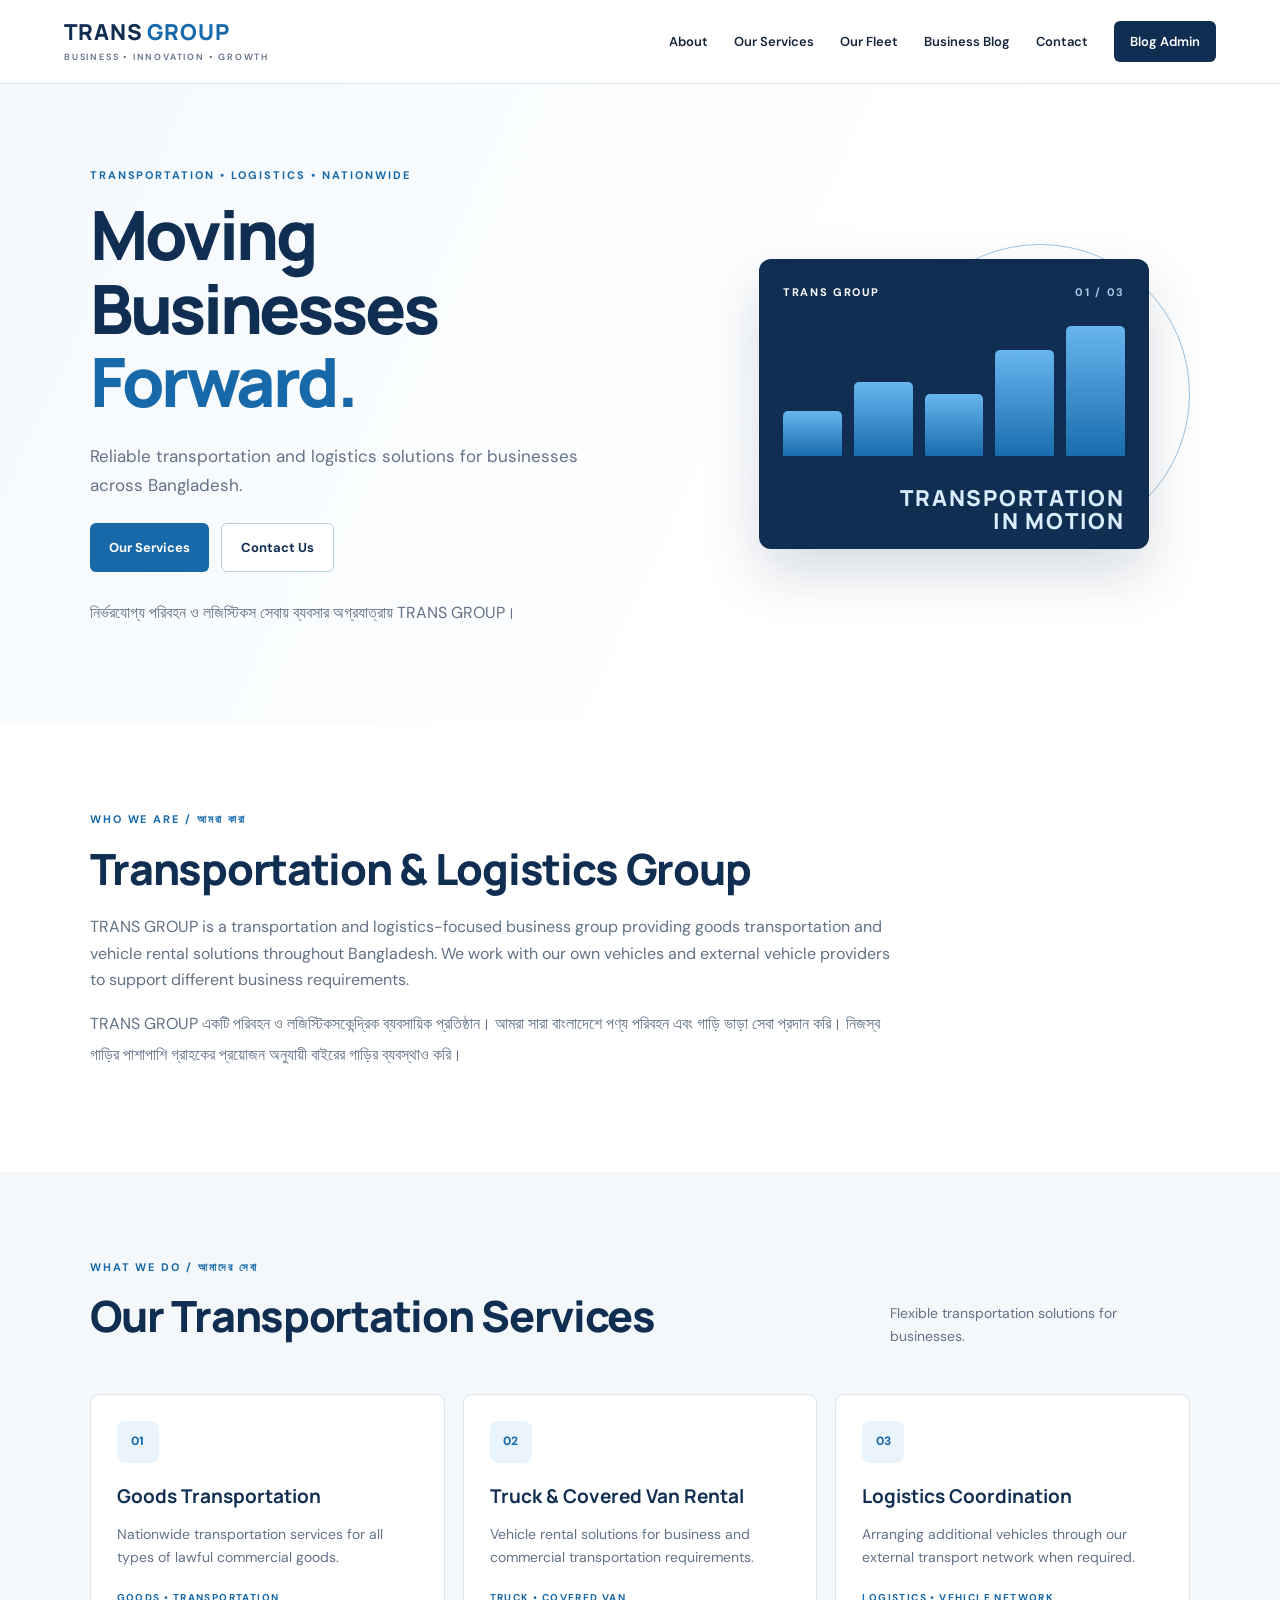
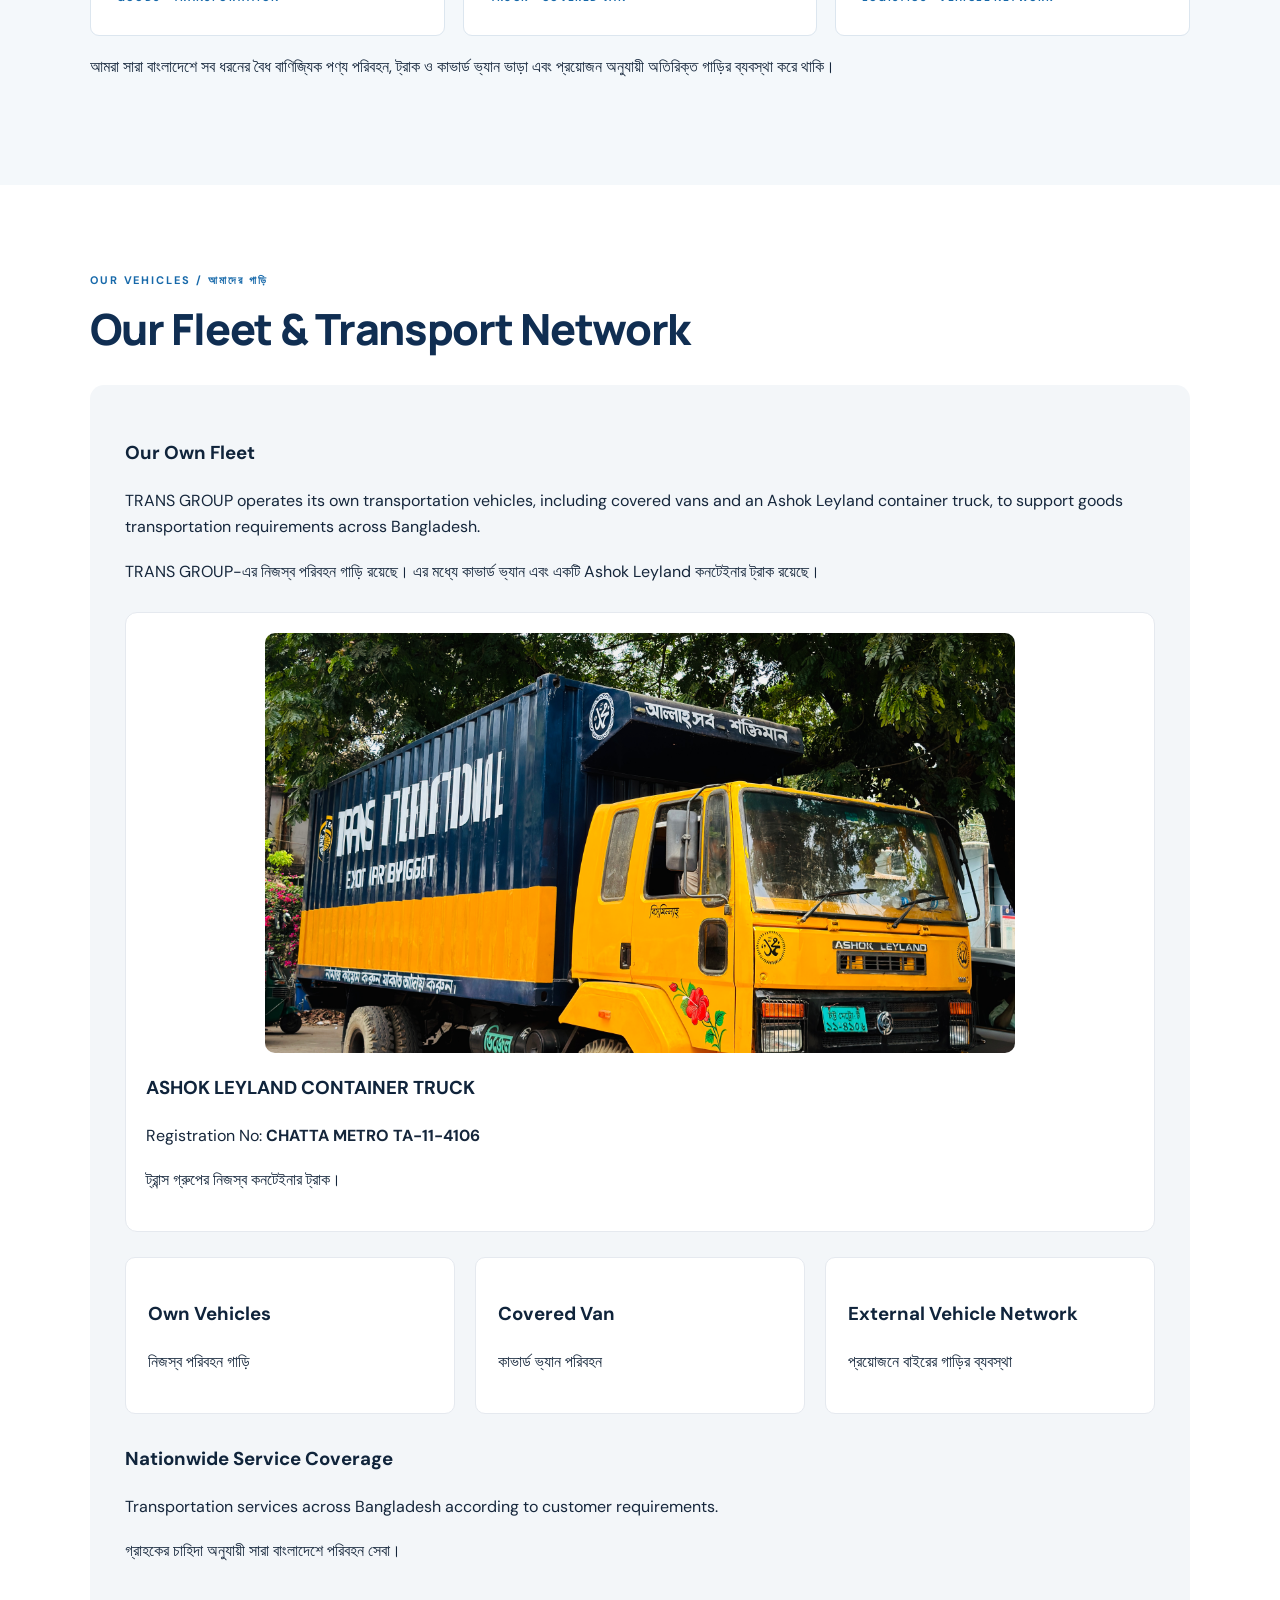
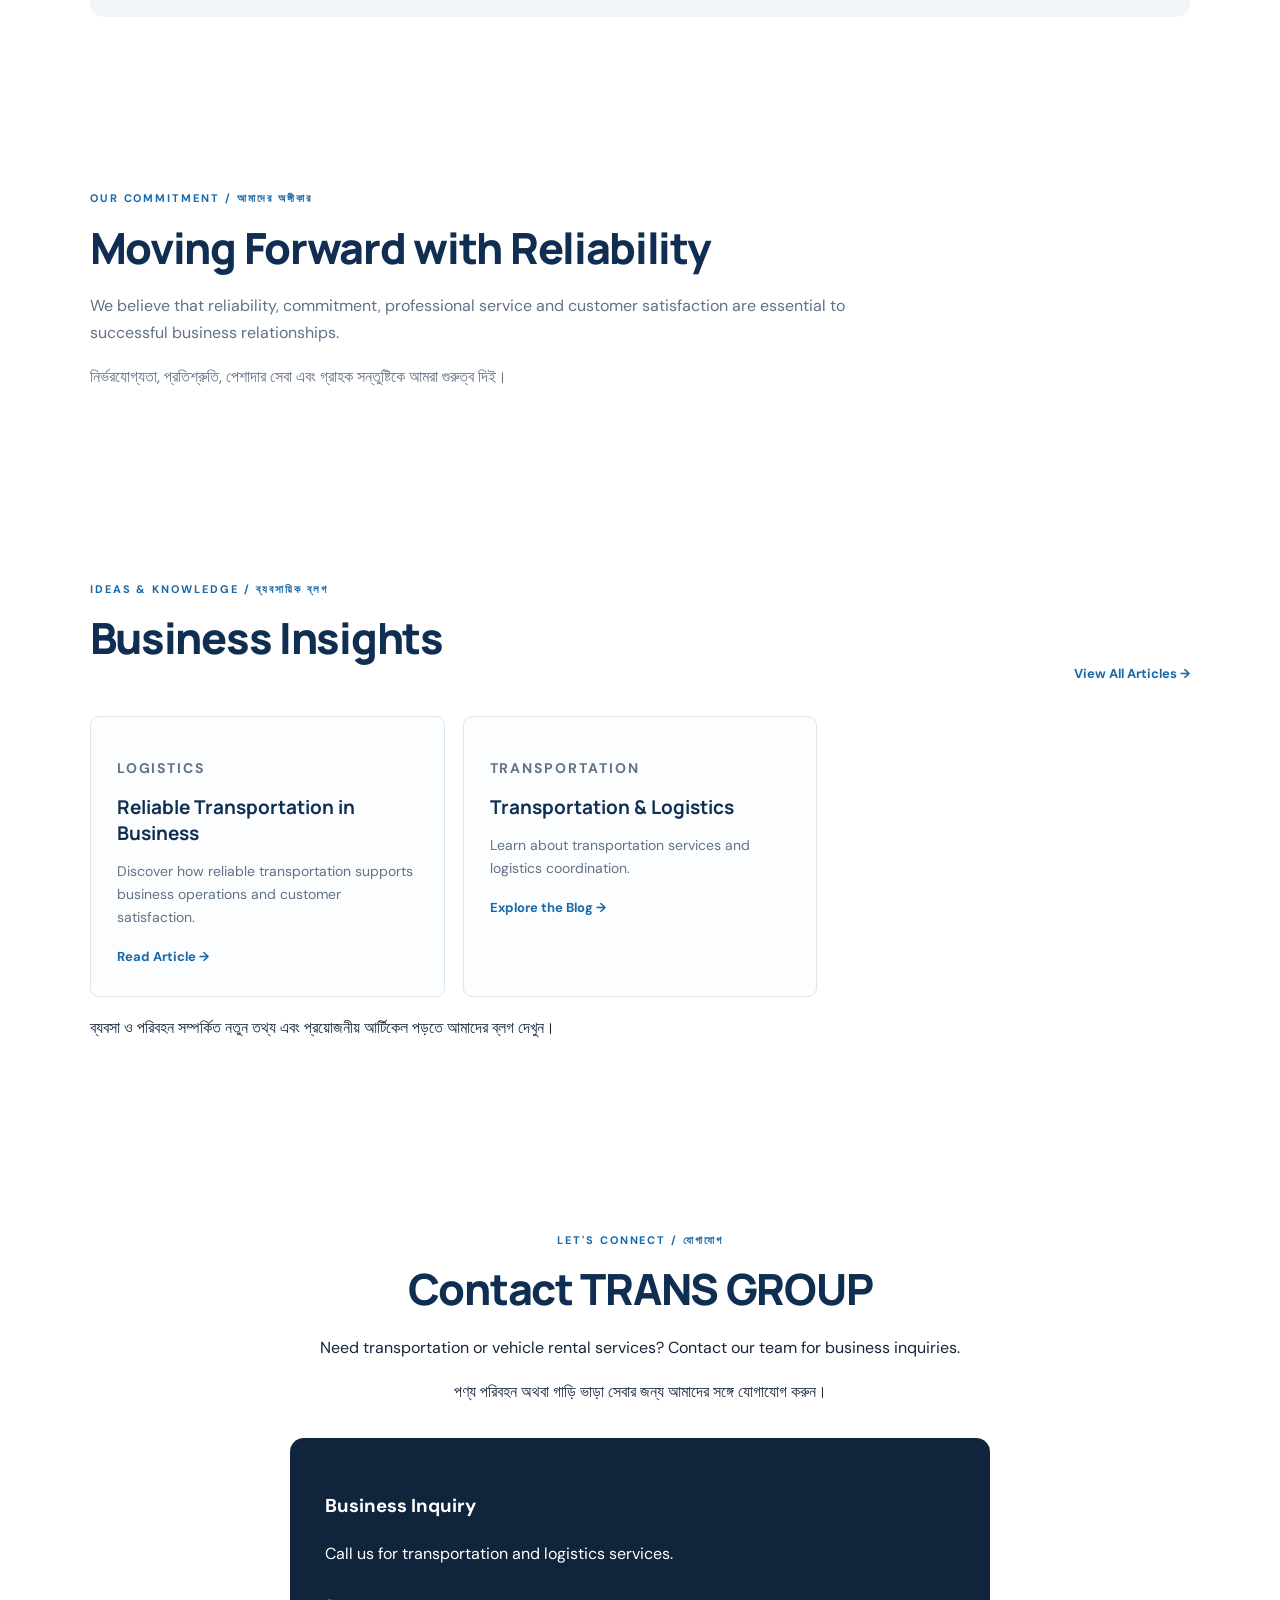
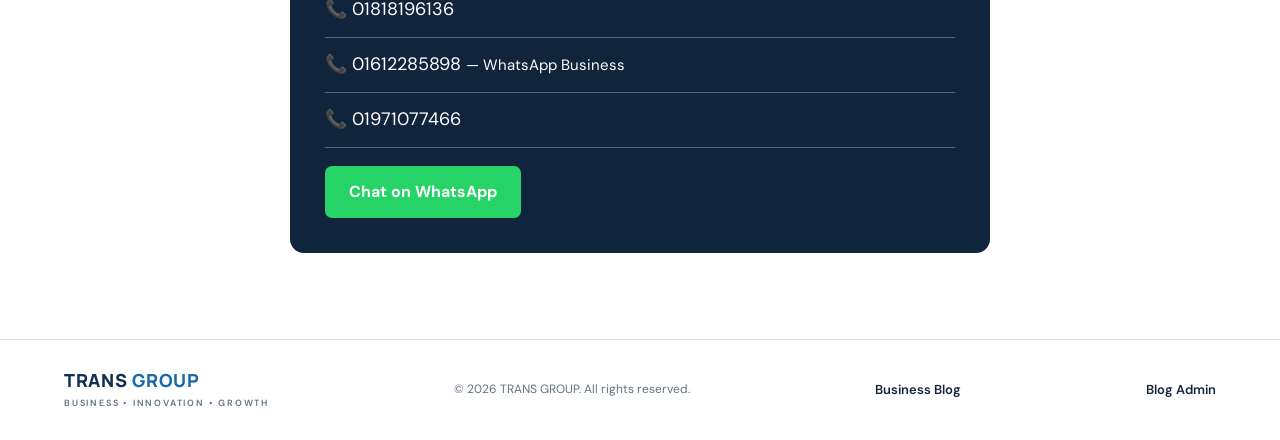
<file: index.html>
<!doctype html>
<html lang="en">
<head>
  <meta charset="utf-8">
  <meta name="viewport" content="width=device-width, initial-scale=1">
  <meta name="description" content="TRANS GROUP provides nationwide transportation, logistics, goods carrying and vehicle rental services across Bangladesh.">
  <title>TRANS GROUP | Transportation & Logistics</title>
  <link rel="stylesheet" href="/styles.css">

  <style>
    .fleet-info {
      background: #f3f6f9;
      padding: 35px;
      border-radius: 14px;
      margin-top: 30px;
    }

    .fleet-info h3 { color: #10243b; }

    .service-list {
      display: grid;
      grid-template-columns: repeat(auto-fit, minmax(220px, 1fr));
      gap: 20px;
      margin-top: 25px;
    }

    .service-item {
      background: white;
      padding: 22px;
      border-radius: 10px;
      border: 1px solid #e5e9ef;
    }

    .fleet-card {
      background: white;
      border: 1px solid #e5e9ef;
      border-radius: 12px;
      padding: 20px;
      margin-top: 25px;
      overflow: hidden;
    }

    .fleet-photo {
      display: block;
      width: 100%;
      max-width: 750px;
      height: auto;
      max-height: 420px;
      object-fit: cover;
      border-radius: 10px;
      margin: 0 auto 20px;
    }

    .fleet-card h3 {
      margin-top: 10px;
    }

    .contact-details {
      background: #10243b;
      color: white;
      padding: 35px;
      border-radius: 14px;
      max-width: 700px;
      margin: 30px auto 0;
    }

    .contact-details a {
      color: white;
      text-decoration: none;
    }

    .contact-number {
      padding: 12px 0;
      border-bottom: 1px solid #52677c;
      font-size: 18px;
    }

    .whatsapp-button {
      display: inline-block;
      background: #25D366;
      color: white !important;
      padding: 13px 24px;
      border-radius: 7px;
      text-decoration: none;
      font-weight: bold;
      margin-top: 18px;
    }

    .bn-text {
      line-height: 1.9;
    }

    @media (max-width: 600px) {
      .fleet-info,
      .contact-details {
        padding: 22px;
      }

      .fleet-photo {
        max-height: 280px;
      }
    }
  </style>
</head>

<body>

<header class="site-header">
  <a class="brand" href="/">
    TRANS <span>GROUP</span>
    <small>BUSINESS • INNOVATION • GROWTH</small>
  </a>
  <nav>
    <a href="#about">About</a>
    <a href="#businesses">Our Services</a>
    <a href="#fleet">Our Fleet</a>
    <a href="/blog.html">Business Blog</a>
    <a href="#contact">Contact</a>
    <a class="nav-cta" href="/admin/">Blog Admin</a>
  </nav>
</header>

<main>

  <!-- HERO SECTION -->
  <section class="hero">
    <div class="hero-copy">
      <p class="eyebrow">TRANSPORTATION • LOGISTICS • NATIONWIDE</p>

      <h1>Moving Businesses<br>
        <span>Forward.</span>
      </h1>

      <p class="lead">
        Reliable transportation and logistics solutions
        for businesses across Bangladesh.
      </p>

      <div class="actions">
        <a class="button primary" href="#businesses">Our Services</a>
        <a class="button secondary" href="#contact">Contact Us</a>
      </div>

      <p class="bn-intro" lang="bn">
        নির্ভরযোগ্য পরিবহন ও লজিস্টিকস সেবায়
        ব্যবসার অগ্রযাত্রায় TRANS GROUP।
      </p>
    </div>

    <div class="hero-art">
      <div class="art-card">
        <div class="art-top">
          TRANS GROUP <span>01 / 03</span>
        </div>
        <div class="art-bars">
          <i></i><i></i><i></i><i></i><i></i>
        </div>
        <div class="art-caption">
          TRANSPORTATION<br>IN MOTION
        </div>
      </div>
      <div class="circle"></div>
    </div>
  </section>

  <!-- ABOUT US -->
  <section class="section intro" id="about">
    <p class="eyebrow">WHO WE ARE / আমরা কারা</p>

    <h2>Transportation & Logistics Group</h2>

    <p>
      TRANS GROUP is a transportation and logistics-focused
      business group providing goods transportation and
      vehicle rental solutions throughout Bangladesh.
      We work with our own vehicles and external vehicle
      providers to support different business requirements.
    </p>

    <p class="bn-text" lang="bn">
      TRANS GROUP একটি পরিবহন ও লজিস্টিকসকেন্দ্রিক ব্যবসায়িক
      প্রতিষ্ঠান। আমরা সারা বাংলাদেশে পণ্য পরিবহন এবং
      গাড়ি ভাড়া সেবা প্রদান করি। নিজস্ব গাড়ির পাশাপাশি
      গ্রাহকের প্রয়োজন অনুযায়ী বাইরের গাড়ির ব্যবস্থাও করি।
    </p>
  </section>

  <!-- SERVICES -->
  <section class="section businesses" id="businesses">

    <div class="section-head">
      <div>
        <p class="eyebrow">WHAT WE DO / আমাদের সেবা</p>
        <h2>Our Transportation Services</h2>
      </div>
      <p>Flexible transportation solutions for businesses.</p>
    </div>

    <div class="cards">

      <article class="business-card">
        <div class="card-icon">01</div>
        <h3>Goods Transportation</h3>
        <p>
          Nationwide transportation services for all types
          of lawful commercial goods.
        </p>
        <span>GOODS • TRANSPORTATION</span>
      </article>

      <article class="business-card">
        <div class="card-icon">02</div>
        <h3>Truck & Covered Van Rental</h3>
        <p>
          Vehicle rental solutions for business and
          commercial transportation requirements.
        </p>
        <span>TRUCK • COVERED VAN</span>
      </article>

      <article class="business-card">
        <div class="card-icon">03</div>
        <h3>Logistics Coordination</h3>
        <p>
          Arranging additional vehicles through our
          external transport network when required.
        </p>
        <span>LOGISTICS • VEHICLE NETWORK</span>
      </article>

    </div>

    <p class="bn-text" lang="bn">
      আমরা সারা বাংলাদেশে সব ধরনের বৈধ বাণিজ্যিক পণ্য
      পরিবহন, ট্রাক ও কাভার্ড ভ্যান ভাড়া এবং প্রয়োজন অনুযায়ী
      অতিরিক্ত গাড়ির ব্যবস্থা করে থাকি।
    </p>

  </section>

  <!-- FLEET -->
  <section class="section" id="fleet">

    <p class="eyebrow">OUR VEHICLES / আমাদের গাড়ি</p>
    <h2>Our Fleet & Transport Network</h2>

    <div class="fleet-info">

      <h3>Our Own Fleet</h3>

      <p>
        TRANS GROUP operates its own transportation vehicles,
        including covered vans and an Ashok Leyland container
        truck, to support goods transportation requirements
        across Bangladesh.
      </p>

      <p class="bn-text" lang="bn">
        TRANS GROUP-এর নিজস্ব পরিবহন গাড়ি রয়েছে।
        এর মধ্যে কাভার্ড ভ্যান এবং একটি Ashok Leyland
        কনটেইনার ট্রাক রয়েছে।
      </p>

      <!-- OWN CONTAINER TRUCK -->
      <div class="fleet-card">

        <img
          class="fleet-photo"
          src="/images/uploads/CHATTA%20METRO%20TA%2011-4106.jpg"
          alt="TRANS GROUP Ashok Leyland Container Truck"
          loading="lazy"
        >

        <h3>ASHOK LEYLAND CONTAINER TRUCK</h3>

        <p>
          Registration No:
          <strong>CHATTA METRO TA-11-4106</strong>
        </p>

        <p class="bn-text" lang="bn">
          ট্রান্স গ্রুপের নিজস্ব কনটেইনার ট্রাক।
        </p>

      </div>

      <div class="service-list">

        <div class="service-item">
          <h3>Own Vehicles</h3>
          <p>নিজস্ব পরিবহন গাড়ি</p>
        </div>

        <div class="service-item">
          <h3>Covered Van</h3>
          <p>কাভার্ড ভ্যান পরিবহন</p>
        </div>

        <div class="service-item">
          <h3>External Vehicle Network</h3>
          <p>প্রয়োজনে বাইরের গাড়ির ব্যবস্থা</p>
        </div>

      </div>

      <h3 style="margin-top:30px;">Nationwide Service Coverage</h3>

      <p>
        Transportation services across Bangladesh according
        to customer requirements.
      </p>

      <p class="bn-text" lang="bn">
        গ্রাহকের চাহিদা অনুযায়ী সারা বাংলাদেশে পরিবহন সেবা।
      </p>

    </div>

  </section>

  <!-- BUSINESS VALUES -->
  <section class="section intro">
    <p class="eyebrow">OUR COMMITMENT / আমাদের অঙ্গীকার</p>

    <h2>Moving Forward with Reliability</h2>

    <p>
      We believe that reliability, commitment,
      professional service and customer satisfaction
      are essential to successful business relationships.
    </p>

    <p class="bn-text" lang="bn">
      নির্ভরযোগ্যতা, প্রতিশ্রুতি, পেশাদার সেবা এবং
      গ্রাহক সন্তুষ্টিকে আমরা গুরুত্ব দিই।
    </p>
  </section>

  <!-- BLOG -->
  <section class="section insights" id="insights">

    <div class="section-head">
      <div>
        <p class="eyebrow">IDEAS & KNOWLEDGE / ব্যবসায়িক ব্লগ</p>
        <h2>Business Insights</h2>
      </div>

      <a class="text-link" href="/blog.html">
        View All Articles →
      </a>
    </div>

    <div class="post-grid">

      <article class="post-card">
        <p class="post-category">LOGISTICS</p>
        <h3>Reliable Transportation in Business</h3>
        <p>
          Discover how reliable transportation supports
          business operations and customer satisfaction.
        </p>
        <a href="/blog/reliable-transportation/">
          Read Article →
        </a>
      </article>

      <article class="post-card">
        <p class="post-category">TRANSPORTATION</p>
        <h3>Transportation & Logistics</h3>
        <p>
          Learn about transportation services and
          logistics coordination.
        </p>
        <a href="/blog.html">Explore the Blog →</a>
      </article>

    </div>

    <p class="bn-text" lang="bn">
      ব্যবসা ও পরিবহন সম্পর্কিত নতুন তথ্য এবং
      প্রয়োজনীয় আর্টিকেল পড়তে আমাদের ব্লগ দেখুন।
    </p>

  </section>

  <!-- CONTACT -->
  <section class="section" id="contact">

    <div style="text-align:center;">
      <p class="eyebrow">LET'S CONNECT / যোগাযোগ</p>
      <h2>Contact TRANS GROUP</h2>

      <p>
        Need transportation or vehicle rental services?
        Contact our team for business inquiries.
      </p>

      <p class="bn-text" lang="bn">
        পণ্য পরিবহন অথবা গাড়ি ভাড়া সেবার জন্য
        আমাদের সঙ্গে যোগাযোগ করুন।
      </p>
    </div>

    <div class="contact-details">

      <h3>Business Inquiry</h3>

      <p>Call us for transportation and logistics services.</p>

      <div class="contact-number">
        📞 <a href="tel:01818196136">01818196136</a>
      </div>

      <div class="contact-number">
        📞 <a href="tel:01612285898">01612285898</a>
        <small> — WhatsApp Business</small>
      </div>

      <div class="contact-number">
        📞 <a href="tel:01971077466">01971077466</a>
      </div>

      <a class="whatsapp-button"
         href="https://wa.me/8801612285898"
         target="_blank"
         rel="noopener">
        Chat on WhatsApp
      </a>

    </div>

  </section>

</main>

<footer>
  <a class="brand footer-brand" href="/">
    TRANS <span>GROUP</span>
    <small>BUSINESS • INNOVATION • GROWTH</small>
  </a>

  <p>
    © <span id="year"></span> TRANS GROUP.
    All rights reserved.
  </p>

  <a href="/blog.html">Business Blog</a>
  <a href="/admin/">Blog Admin</a>
</footer>

<script>
  document.getElementById('year').textContent =
    new Date().getFullYear();
</script>

</body>
</html>
</file>
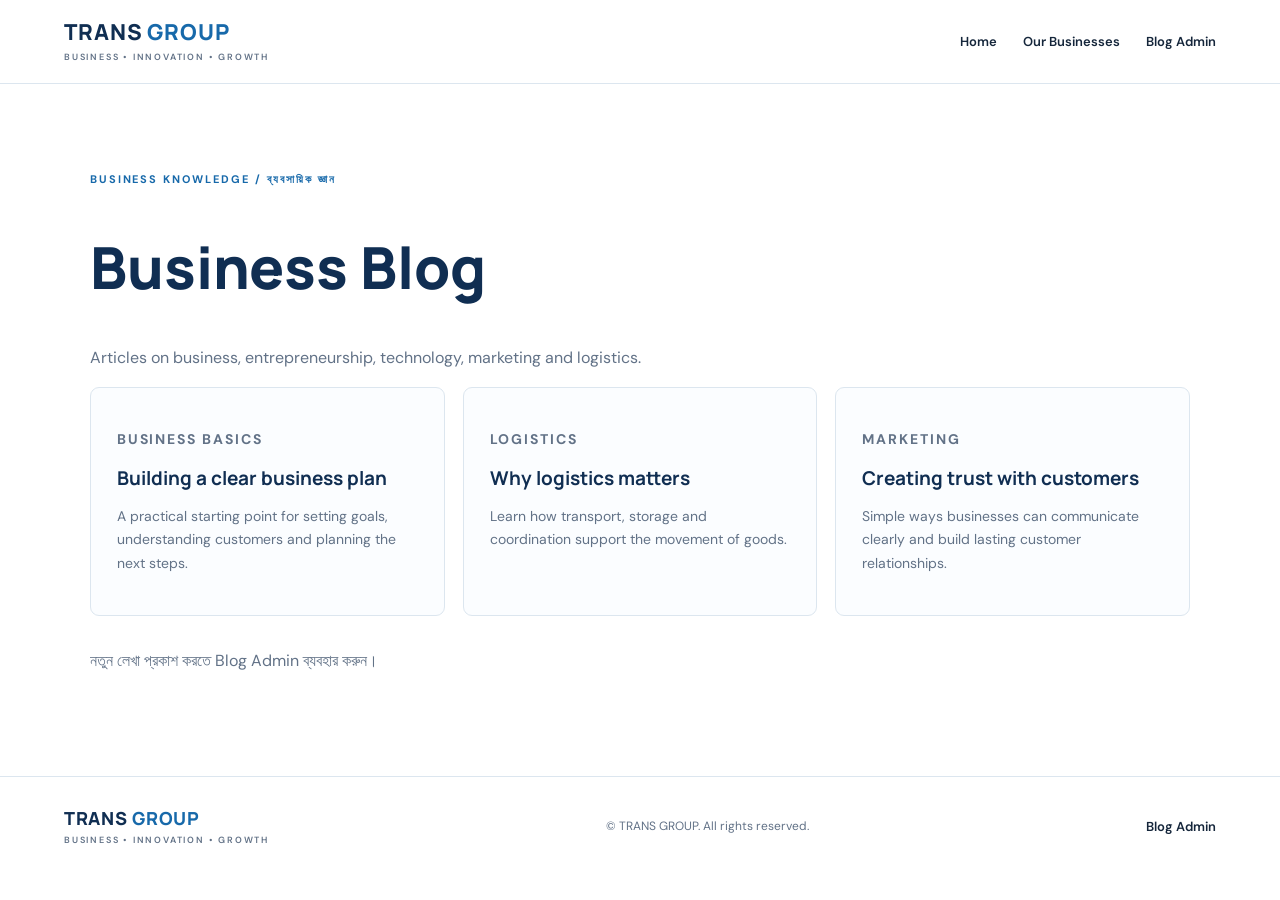
<file: blog.html>
<!doctype html><html lang="en"><head><meta charset="utf-8"><meta name="viewport" content="width=device-width,initial-scale=1"><title>Business Blog | TRANS GROUP</title><link rel="stylesheet" href="/styles.css"></head><body><header class="site-header"><a class="brand" href="/">TRANS <span>GROUP</span><small>BUSINESS • INNOVATION • GROWTH</small></a><nav><a href="/">Home</a><a href="/#businesses">Our Businesses</a><a href="/admin/">Blog Admin</a></nav></header><main class="section"><p class="eyebrow">BUSINESS KNOWLEDGE / ব্যবসায়িক জ্ঞান</p><h1 style="font:800 clamp(38px,5vw,58px) Manrope;color:#102e52">Business Blog</h1><p style="color:#627287">Articles on business, entrepreneurship, technology, marketing and logistics.</p><div class="post-grid"><article class="post-card"><p class="post-category">BUSINESS BASICS</p><h3>Building a clear business plan</h3><p>A practical starting point for setting goals, understanding customers and planning the next steps.</p></article><article class="post-card"><p class="post-category">LOGISTICS</p><h3>Why logistics matters</h3><p>Learn how transport, storage and coordination support the movement of goods.</p></article><article class="post-card"><p class="post-category">MARKETING</p><h3>Creating trust with customers</h3><p>Simple ways businesses can communicate clearly and build lasting customer relationships.</p></article></div><p lang="bn" style="color:#627287;margin-top:32px">নতুন লেখা প্রকাশ করতে Blog Admin ব্যবহার করুন।</p></main><footer><a class="brand footer-brand" href="/">TRANS <span>GROUP</span><small>BUSINESS • INNOVATION • GROWTH</small></a><p>© TRANS GROUP. All rights reserved.</p><a href="/admin/">Blog Admin</a></footer></body></html>
</file>
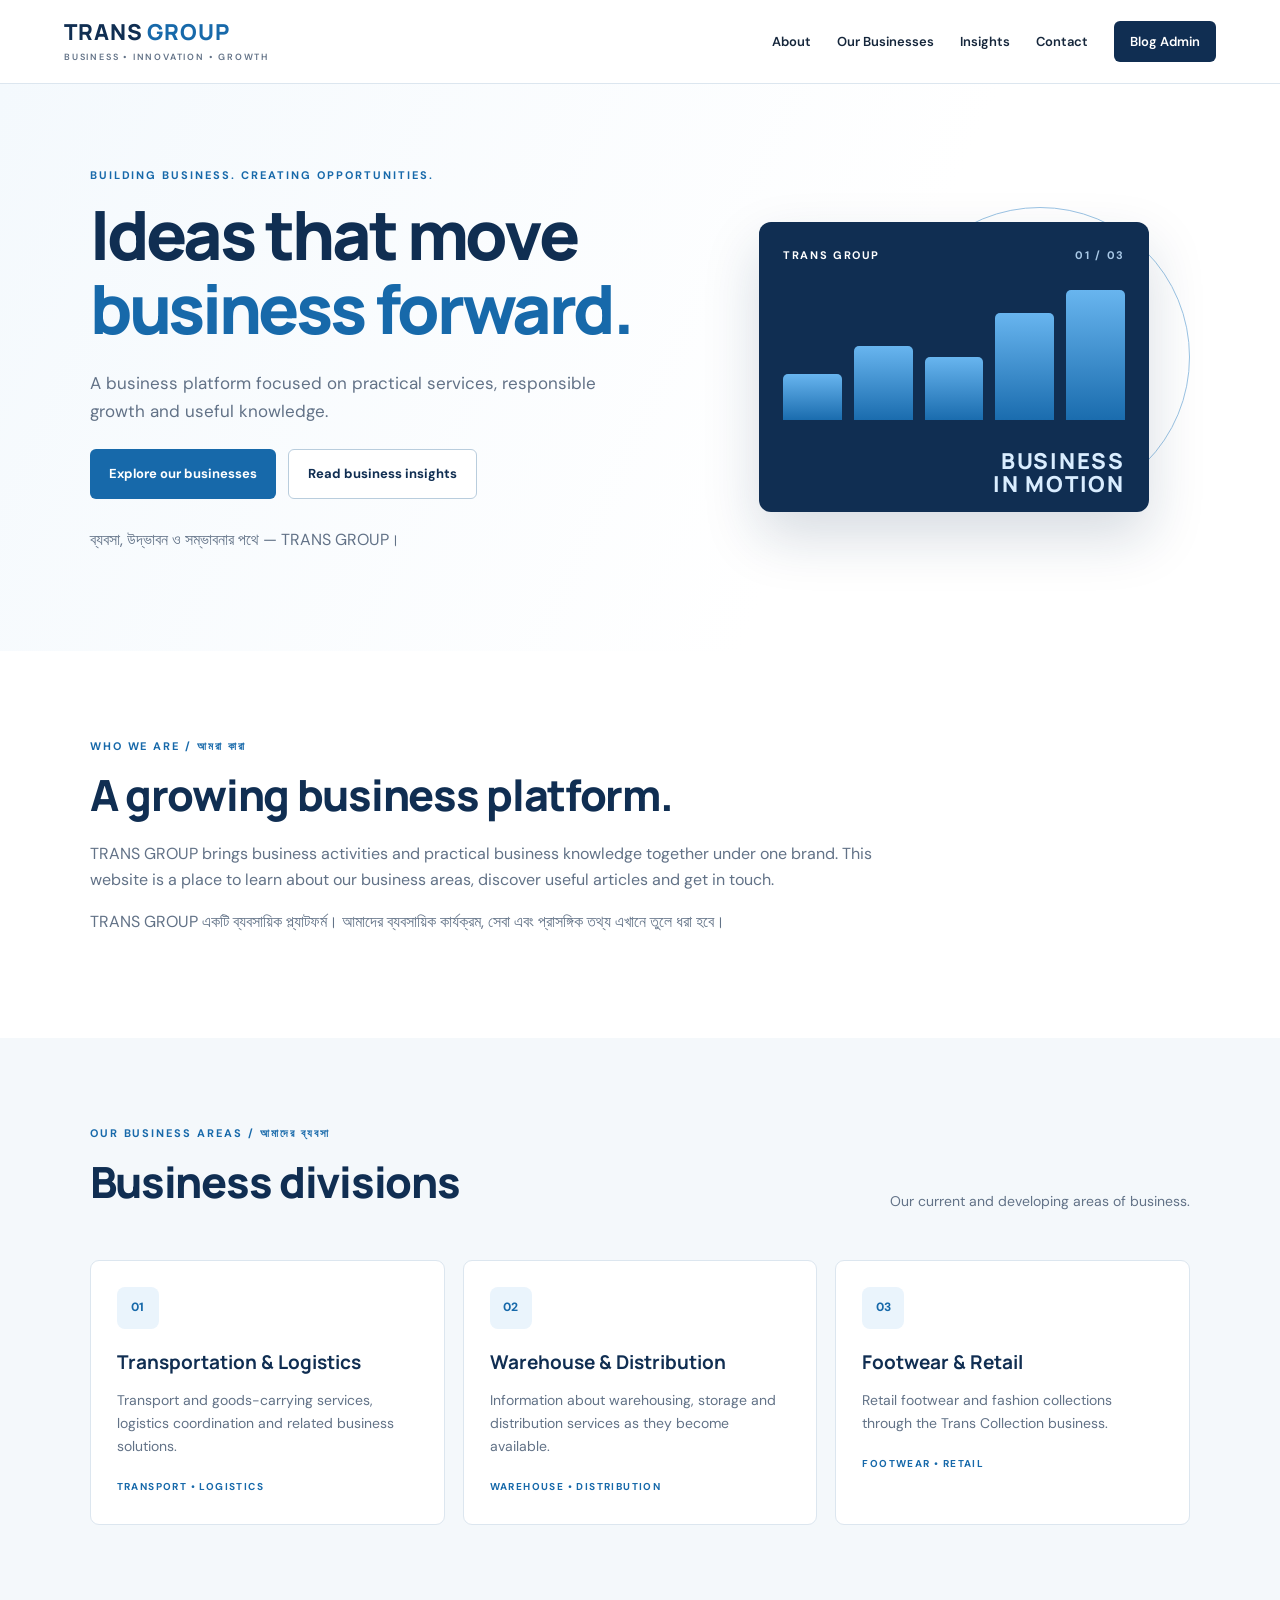
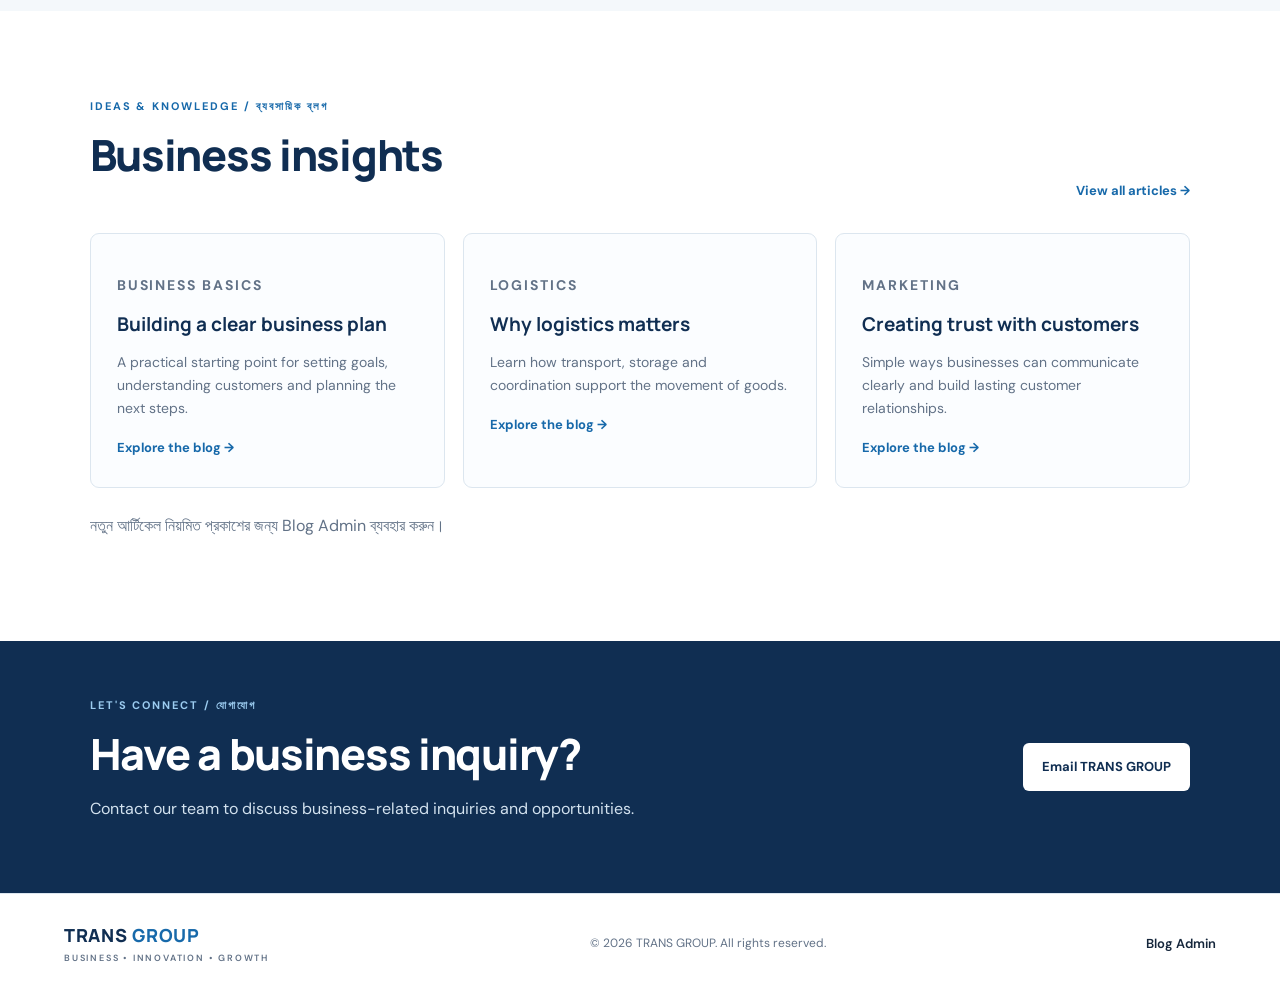
<file: index (1).html>
<!doctype html>
<html lang="en">
<head>
  <meta charset="utf-8"><meta name="viewport" content="width=device-width, initial-scale=1">
  <meta name="description" content="TRANS GROUP — Business, innovation and growth. Explore our business divisions and business insights.">
  <title>TRANS GROUP | Business • Innovation • Growth</title>
  <link rel="stylesheet" href="/styles.css">
</head>
<body>
<header class="site-header"><a class="brand" href="/">TRANS <span>GROUP</span><small>BUSINESS • INNOVATION • GROWTH</small></a>
<nav><a href="#about">About</a><a href="#businesses">Our Businesses</a><a href="#insights">Insights</a><a href="#contact">Contact</a><a class="nav-cta" href="/admin/">Blog Admin</a></nav></header>
<main>
<section class="hero"><div class="hero-copy"><p class="eyebrow">BUILDING BUSINESS. CREATING OPPORTUNITIES.</p><h1>Ideas that move<br><span>business forward.</span></h1><p class="lead">A business platform focused on practical services, responsible growth and useful knowledge.</p><div class="actions"><a class="button primary" href="#businesses">Explore our businesses</a><a class="button secondary" href="#insights">Read business insights</a></div><p class="bn-intro" lang="bn">ব্যবসা, উদ্ভাবন ও সম্ভাবনার পথে — TRANS GROUP।</p></div><div class="hero-art"><div class="art-card"><div class="art-top">TRANS GROUP <span>01 / 03</span></div><div class="art-bars"><i></i><i></i><i></i><i></i><i></i></div><div class="art-caption">BUSINESS<br>IN MOTION</div></div><div class="circle"></div></div></section>
<section class="section intro" id="about"><p class="eyebrow">WHO WE ARE / আমরা কারা</p><h2>A growing business platform.</h2><p>TRANS GROUP brings business activities and practical business knowledge together under one brand. This website is a place to learn about our business areas, discover useful articles and get in touch.</p><p lang="bn">TRANS GROUP একটি ব্যবসায়িক প্ল্যাটফর্ম। আমাদের ব্যবসায়িক কার্যক্রম, সেবা এবং প্রাসঙ্গিক তথ্য এখানে তুলে ধরা হবে।</p></section>
<section class="section businesses" id="businesses"><div class="section-head"><div><p class="eyebrow">OUR BUSINESS AREAS / আমাদের ব্যবসা</p><h2>Business divisions</h2></div><p>Our current and developing areas of business.</p></div><div class="cards"><article class="business-card"><div class="card-icon">01</div><h3>Transportation & Logistics</h3><p>Transport and goods-carrying services, logistics coordination and related business solutions.</p><span>TRANSPORT • LOGISTICS</span></article><article class="business-card"><div class="card-icon">02</div><h3>Warehouse & Distribution</h3><p>Information about warehousing, storage and distribution services as they become available.</p><span>WAREHOUSE • DISTRIBUTION</span></article><article class="business-card"><div class="card-icon">03</div><h3>Footwear & Retail</h3><p>Retail footwear and fashion collections through the Trans Collection business.</p><span>FOOTWEAR • RETAIL</span></article></div></section>
<section class="section insights" id="insights"><div class="section-head"><div><p class="eyebrow">IDEAS & KNOWLEDGE / ব্যবসায়িক ব্লগ</p><h2>Business insights</h2></div><a class="text-link" href="/blog/">View all articles →</a></div><div id="posts" class="post-grid"><article class="post-card"><p class="post-category">BUSINESS BASICS</p><h3>Building a clear business plan</h3><p>A practical starting point for setting goals, understanding customers and planning the next steps.</p><a href="/blog/">Explore the blog →</a></article><article class="post-card"><p class="post-category">LOGISTICS</p><h3>Why logistics matters</h3><p>Learn how transport, storage and coordination support the movement of goods.</p><a href="/blog/">Explore the blog →</a></article><article class="post-card"><p class="post-category">MARKETING</p><h3>Creating trust with customers</h3><p>Simple ways businesses can communicate clearly and build lasting customer relationships.</p><a href="/blog/">Explore the blog →</a></article></div><p class="bn-note" lang="bn">নতুন আর্টিকেল নিয়মিত প্রকাশের জন্য Blog Admin ব্যবহার করুন।</p></section>
<section class="contact" id="contact"><div><p class="eyebrow">LET'S CONNECT / যোগাযোগ</p><h2>Have a business inquiry?</h2><p>Contact our team to discuss business-related inquiries and opportunities.</p></div><a class="button light" href="mailto:YOUR_BUSINESS_EMAIL">Email TRANS GROUP</a></section>
</main><footer><a class="brand footer-brand" href="/">TRANS <span>GROUP</span><small>BUSINESS • INNOVATION • GROWTH</small></a><p>© <span id="year"></span> TRANS GROUP. All rights reserved.</p><a href="/admin/">Blog Admin</a></footer>
<script>document.getElementById('year').textContent=new Date().getFullYear();</script>
</body></html>
</file>
<file: styles.css>
@import url('https://fonts.googleapis.com/css2?family=DM+Sans:wght@400;500;600;700&family=Manrope:wght@400;500;600;700;800&display=swap');
:root{--navy:#102e52;--blue:#1769aa;--sky:#eaf4fc;--ink:#15263b;--muted:#627287;--line:#dce6ef;--white:#fff}*{box-sizing:border-box}html{scroll-behavior:smooth}body{margin:0;color:var(--ink);font-family:'DM Sans',Arial,sans-serif;background:#fff;line-height:1.65}.site-header{height:auto;min-height:84px;padding:18px max(5vw,24px);display:flex;align-items:center;justify-content:space-between;gap:24px;border-bottom:1px solid var(--line);background:#fff}.brand{font:800 22px Manrope,sans-serif;letter-spacing:.04em;color:var(--navy);text-decoration:none;line-height:1.15}.brand span{color:var(--blue)}.brand small{display:block;font:600 9px 'DM Sans',sans-serif;letter-spacing:.2em;color:var(--muted);margin-top:6px}.site-header nav{display:flex;align-items:center;gap:26px}.site-header nav a,footer>a{color:var(--ink);text-decoration:none;font-size:13px;font-weight:600}.site-header nav a:hover,footer>a:hover{color:var(--blue)}.site-header nav .nav-cta{padding:10px 16px;border-radius:6px;background:var(--navy);color:#fff}.hero{min-height:540px;padding:82px max(7vw,28px);display:grid;grid-template-columns:1.1fr .9fr;align-items:center;gap:50px;background:linear-gradient(115deg,#f4f9fd 0%,#fff 65%)}.eyebrow{font-size:11px;letter-spacing:.18em;font-weight:700;color:var(--blue);margin:0 0 14px}.hero h1{font:800 clamp(42px,5.5vw,68px)/1.08 Manrope,sans-serif;letter-spacing:-.045em;color:var(--navy);margin:0}.hero h1 span{color:var(--blue)}.lead{font-size:17px;max-width:520px;color:var(--muted);margin:24px 0}.actions{display:flex;flex-wrap:wrap;gap:12px}.button{display:inline-flex;padding:13px 19px;border-radius:6px;text-decoration:none;font-size:13px;font-weight:700;align-items:center;justify-content:center}.primary{background:var(--blue);color:#fff}.secondary{border:1px solid #b9cddd;color:var(--navy);background:#fff}.bn-intro{color:var(--muted);margin-top:28px}.hero-art{min-height:330px;position:relative;display:grid;place-items:center}.art-card{position:relative;z-index:1;width:min(390px,90%);height:290px;background:var(--navy);border-radius:12px;padding:24px;color:#fff;box-shadow:0 25px 55px #102e522b;overflow:hidden}.art-top{display:flex;justify-content:space-between;font-size:11px;letter-spacing:.15em;font-weight:700}.art-top span{color:#a9c9e7}.art-bars{height:130px;display:flex;align-items:end;gap:12px;margin-top:25px}.art-bars i{display:block;flex:1;background:linear-gradient(#68b5ef,#1a6cae);border-radius:5px 5px 0 0}.art-bars i:nth-child(1){height:35%}.art-bars i:nth-child(2){height:57%}.art-bars i:nth-child(3){height:48%}.art-bars i:nth-child(4){height:82%}.art-bars i:nth-child(5){height:100%}.art-caption{position:absolute;right:24px;bottom:16px;text-align:right;font:800 22px/1.05 Manrope;letter-spacing:.08em;color:#d9edff}.circle{position:absolute;width:300px;height:300px;border:1px solid #9bc4e4;border-radius:50%;right:0;top:5px}.section{padding:86px max(7vw,28px)}.intro{max-width:1000px}.section h2,.contact h2{font:800 clamp(30px,3.5vw,43px)/1.2 Manrope,sans-serif;color:var(--navy);margin:0 0 20px;letter-spacing:-.03em}.intro>p:not(.eyebrow){max-width:800px;color:var(--muted)}.businesses{background:#f4f8fb}.section-head{display:flex;justify-content:space-between;align-items:end;gap:25px;margin-bottom:32px}.section-head>p{max-width:300px;color:var(--muted);font-size:14px}.cards{display:grid;grid-template-columns:repeat(3,1fr);gap:18px}.business-card,.post-card{background:#fff;border:1px solid var(--line);border-radius:9px;padding:26px}.card-icon{width:42px;height:42px;border-radius:8px;display:grid;place-items:center;background:var(--sky);color:var(--blue);font-weight:800;font-size:12px}.business-card h3,.post-card h3{font:700 19px Manrope;color:var(--navy);margin:20px 0 10px}.business-card p,.post-card p{font-size:14px;color:var(--muted)}.business-card span,.post-category{font-size:10px;letter-spacing:.14em;color:var(--blue);font-weight:700}.insights{background:#fff}.post-grid{display:grid;grid-template-columns:repeat(3,1fr);gap:18px}.post-card{background:#fbfdff}.post-card h3{margin-top:10px}.post-card a,.text-link{color:var(--blue);font-size:13px;font-weight:700;text-decoration:none}.bn-note{color:var(--muted);margin-top:25px}.contact{padding:55px max(7vw,28px);background:var(--navy);color:#fff;display:flex;justify-content:space-between;align-items:center;gap:30px}.contact .eyebrow{color:#9cccf0}.contact h2{color:#fff;margin-bottom:10px}.contact p:not(.eyebrow){color:#d3e2ef}.light{background:#fff;color:var(--navy);white-space:nowrap}footer{padding:28px max(5vw,24px);display:flex;align-items:center;justify-content:space-between;gap:20px;border-top:1px solid var(--line)}footer p{font-size:12px;color:var(--muted)}.footer-brand{font-size:18px}@media(max-width:800px){.site-header{align-items:flex-start;flex-direction:column}.site-header nav{gap:14px;flex-wrap:wrap}.hero{grid-template-columns:1fr;padding-top:60px}.hero-art{min-height:300px}.cards,.post-grid{grid-template-columns:1fr}.section-head,.contact,footer{align-items:flex-start;flex-direction:column}.circle{right:10%}}@media(max-width:440px){.site-header nav{font-size:12px}.site-header nav a{font-size:12px}.hero h1{font-size:42px}.actions{flex-direction:column;align-items:stretch}}
</file>
